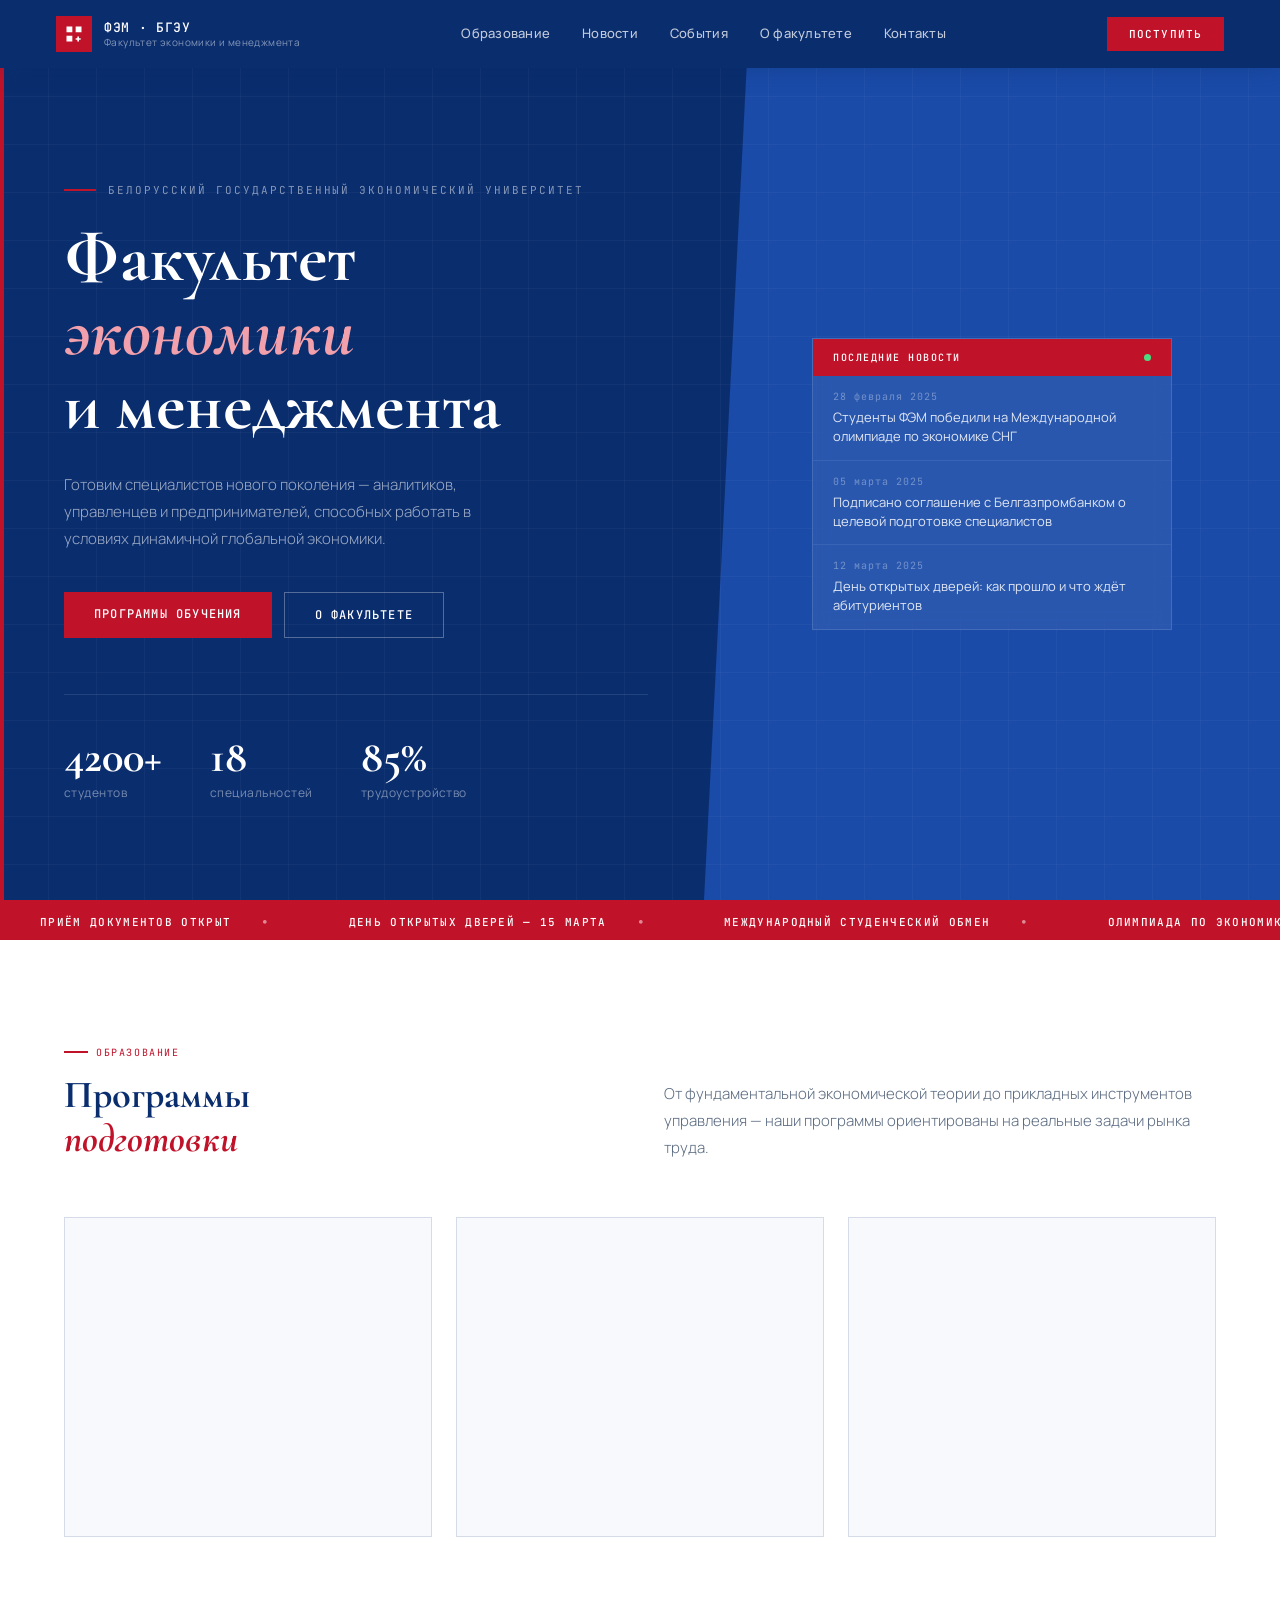
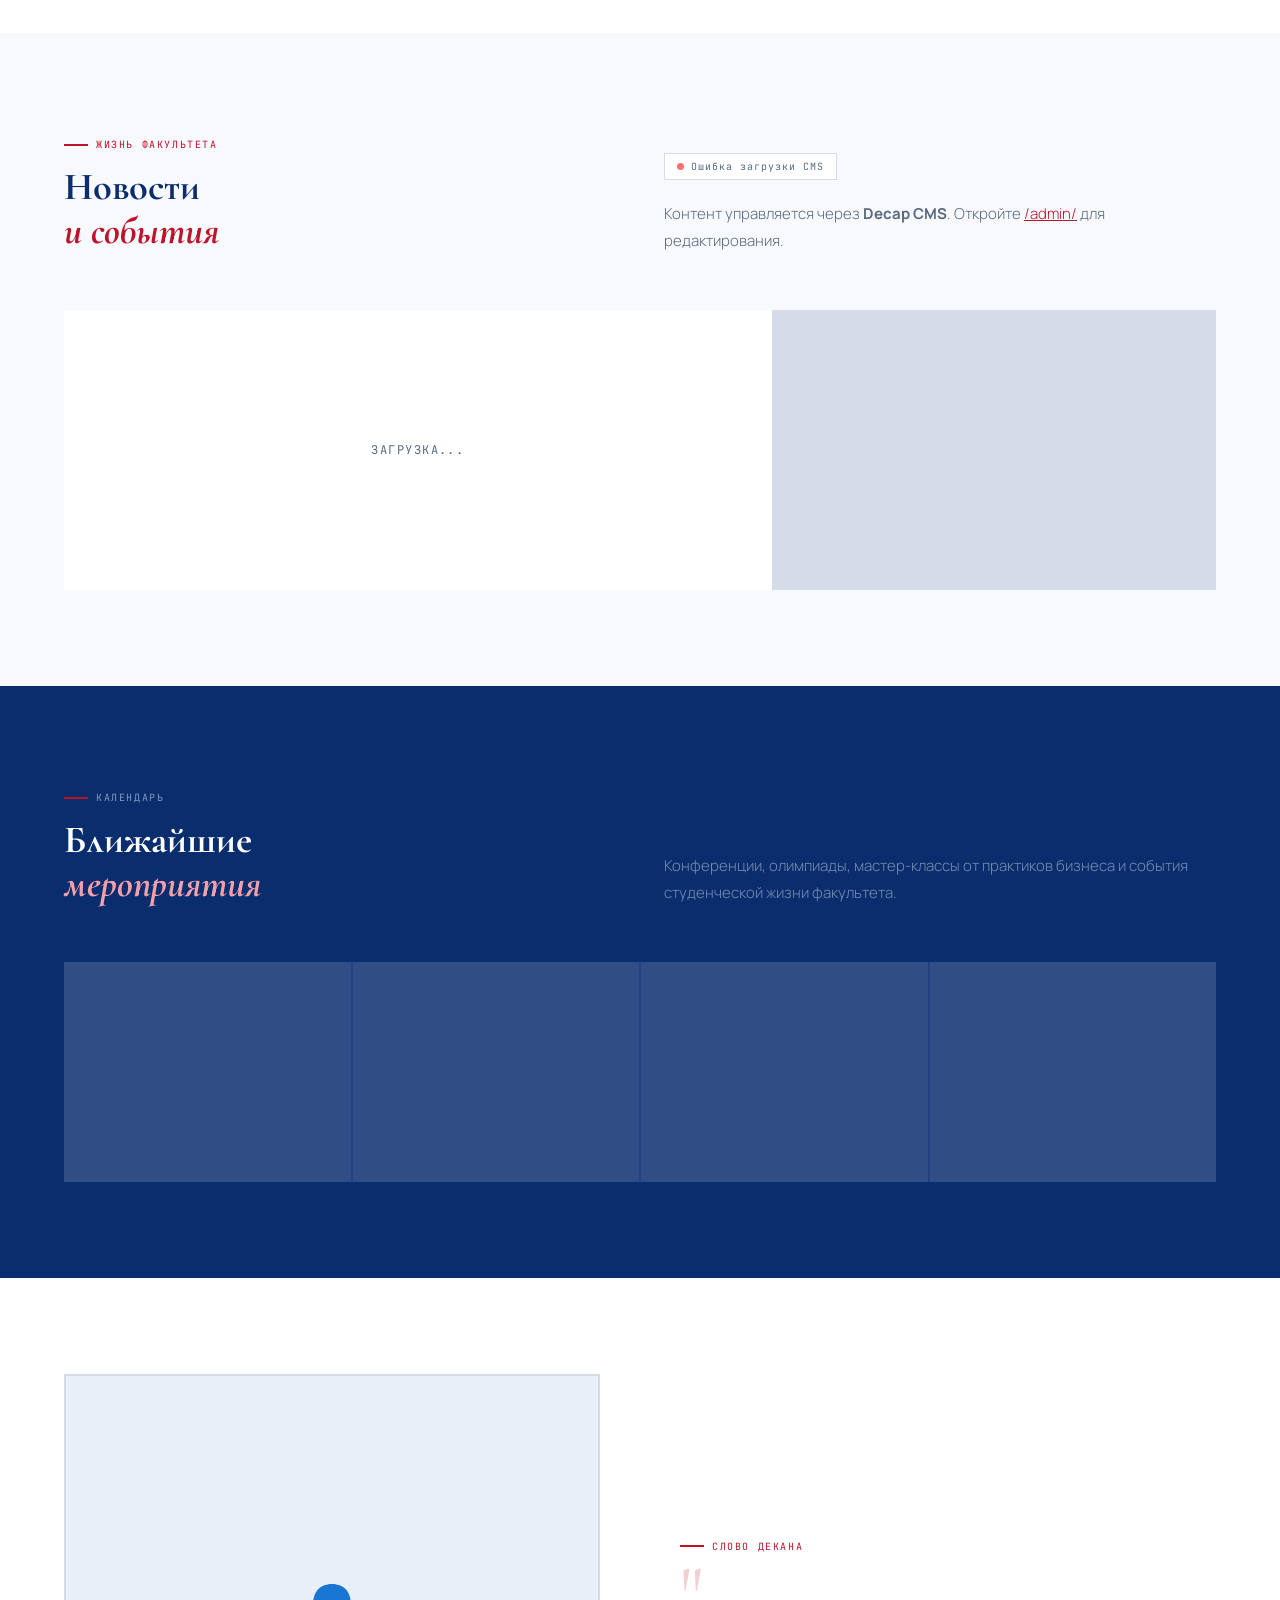
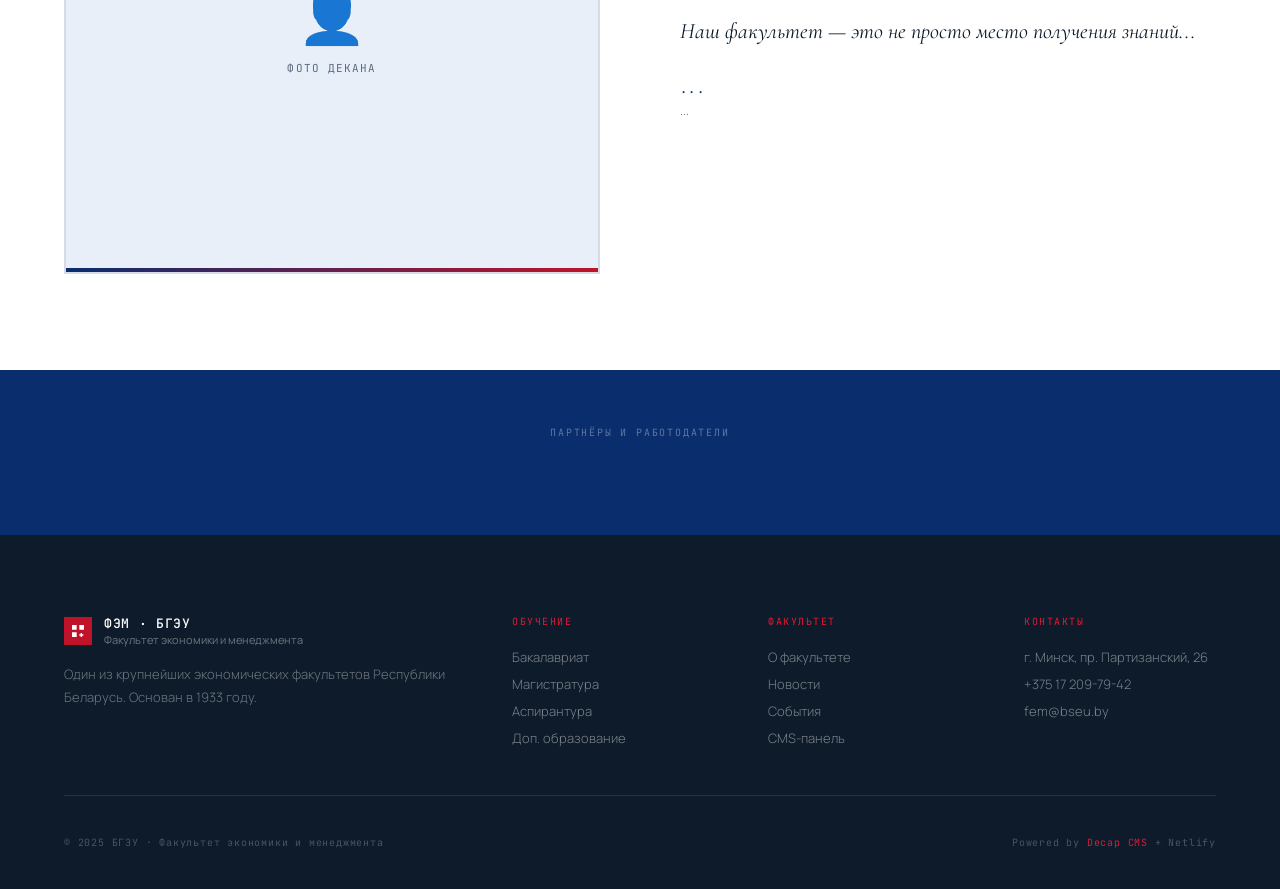
<file: index.html>
<!DOCTYPE html>
<html lang="ru">
<head>
<meta charset="UTF-8">
<meta name="viewport" content="width=device-width, initial-scale=1.0">
<title>ФЭМ БГЭУ — Факультет экономики и менеджмента</title>
<link rel="stylesheet" href="css/main.css">
<link href="https://fonts.googleapis.com/css2?family=Cormorant+Garamond:ital,wght@0,400;0,600;0,700;1,400;1,700&family=Manrope:wght@300;400;500;600;700&family=JetBrains+Mono:wght@400;500&display=swap" rel="stylesheet">
</head>
<body>

<!-- NAV -->
<nav id="mainNav">
  <a class="nav-brand" href="/">
    <div class="nav-logo-box">
      <svg viewBox="0 0 24 24"><path d="M3 3h7v7H3zm11 0h7v7h-7zM3 14h7v7H3zm11 3h2v-2h2v2h2v2h-2v2h-2v-2h-2z"/></svg>
    </div>
    <div class="nav-brand-text">
      <div class="nav-brand-title" id="navTitle">ФЭМ · БГЭУ</div>
      <div class="nav-brand-sub" id="navSub">Факультет экономики и менеджмента</div>
    </div>
  </a>
  <div class="nav-links">
    <a href="#programs">Образование</a>
    <a href="#news">Новости</a>
    <a href="#events">События</a>
    <a href="#dean">О факультете</a>
    <a href="#contacts">Контакты</a>
  </div>
  <a class="nav-apply" href="#programs">Поступить</a>
  <button class="nav-burger" id="navBurger" onclick="toggleMobile()">☰</button>
</nav>

<!-- HERO -->
<section class="hero" id="hero">
  <div class="hero-grid"></div>
  <div class="hero-red-stripe"></div>
  <div class="hero-left">
    <div class="hero-eyebrow">Белорусский государственный экономический университет</div>
    <h1 class="hero-h1">
      <span id="heroLine1">Факультет</span><br>
      <span class="accent" id="heroLine2">экономики</span><br>
      <span id="heroLine3">и менеджмента</span>
    </h1>
    <p class="hero-lead" id="heroDesc">Готовим специалистов нового поколения — аналитиков, управленцев и предпринимателей, способных работать в условиях динамичной глобальной экономики.</p>
    <div class="hero-btns">
      <a class="btn-red" id="heroBtn1" href="#programs">Программы обучения</a>
      <a class="btn-outline" id="heroBtn2" href="#dean">О факультете</a>
    </div>
    <div class="hero-stats" id="heroStats">
      <div><div class="hero-stat-num">4200<span>+</span></div><div class="hero-stat-label">студентов</div></div>
      <div><div class="hero-stat-num">18</div><div class="hero-stat-label">специальностей</div></div>
      <div><div class="hero-stat-num">85<span>%</span></div><div class="hero-stat-label">трудоустройство</div></div>
    </div>
  </div>
  <div class="hero-right">
    <div class="news-widget">
      <div class="news-widget-header">
        <span>Последние новости</span>
        <div class="cms-dot" title="CMS подключена"></div>
      </div>
      <div class="news-widget-body" id="heroNewsWidget">
        <div class="news-widget-item"><div class="nwi-skeleton"></div><div class="nwi-skeleton short"></div></div>
        <div class="news-widget-item"><div class="nwi-skeleton"></div><div class="nwi-skeleton short"></div></div>
        <div class="news-widget-item"><div class="nwi-skeleton"></div><div class="nwi-skeleton short"></div></div>
      </div>
    </div>
  </div>
</section>

<!-- TICKER -->
<div class="ticker"><div class="ticker-inner" id="tickerInner"></div></div>

<!-- PROGRAMS -->
<section class="section" id="programs">
  <div class="container">
    <div class="section-head">
      <div>
        <div class="tag">Образование</div>
        <h2 class="section-title">Программы<br><em>подготовки</em></h2>
      </div>
      <p class="section-desc">От фундаментальной экономической теории до прикладных инструментов управления — наши программы ориентированы на реальные задачи рынка труда.</p>
    </div>
    <div class="programs-grid" id="programsGrid">
      <div class="prog-skeleton"></div>
      <div class="prog-skeleton"></div>
      <div class="prog-skeleton"></div>
    </div>
  </div>
</section>

<!-- NEWS -->
<section class="section section-alt" id="news">
  <div class="container">
    <div class="section-head">
      <div>
        <div class="tag">Жизнь факультета</div>
        <h2 class="section-title">Новости<br><em>и события</em></h2>
      </div>
      <div>
        <div class="cms-status" id="cmsStatus">
          <div class="cms-dot"></div>
          <span>Загрузка из CMS...</span>
        </div>
        <p class="section-desc">Контент управляется через <strong>Decap CMS</strong>. Откройте <a href="/admin/" style="color:var(--red);">/admin/</a> для редактирования.</p>
      </div>
    </div>
    <div class="news-cms-grid" id="newsGrid">
      <div class="news-feat" style="min-height:280px;display:flex;align-items:center;justify-content:center;">
        <div class="loading-text">ЗАГРУЗКА...</div>
      </div>
      <div class="news-side"></div>
    </div>
  </div>
</section>

<!-- EVENTS -->
<section class="section section-blue" id="events">
  <div class="container">
    <div class="section-head">
      <div>
        <div class="tag red-on-blue">Календарь</div>
        <h2 class="section-title light">Ближайшие<br><em>мероприятия</em></h2>
      </div>
      <p class="section-desc muted-light">Конференции, олимпиады, мастер-классы от практиков бизнеса и события студенческой жизни факультета.</p>
    </div>
    <div class="events-row" id="eventsRow">
      <div class="ev-skeleton"></div>
      <div class="ev-skeleton"></div>
      <div class="ev-skeleton"></div>
      <div class="ev-skeleton"></div>
    </div>
  </div>
</section>

<!-- DEAN -->
<section class="section" id="dean">
  <div class="container">
    <div class="dean-wrap">
      <div class="dean-photo" id="deanPhotoWrap">
        <div class="dean-photo-placeholder">
          <span style="font-size:56px;">👤</span>
          <span class="dean-photo-label">Фото декана</span>
        </div>
      </div>
      <div>
        <div class="tag">Слово декана</div>
        <div class="dean-qs">"</div>
        <p class="dean-q" id="deanQuote">Наш факультет — это не просто место получения знаний...</p>
        <div class="dean-name" id="deanName">...</div>
        <div class="dean-pos" id="deanPos">...</div>
      </div>
    </div>
  </div>
</section>

<!-- PARTNERS -->
<div class="partners-bar">
  <div class="partners-label">Партнёры и работодатели</div>
  <div class="partners-logos" id="partnersRow"></div>
</div>

<!-- FOOTER -->
<footer id="contacts">
  <div class="footer-grid">
    <div>
      <div class="footer-brand-row">
        <div class="nav-logo-box small"><svg viewBox="0 0 24 24" fill="white"><path d="M3 3h7v7H3zm11 0h7v7h-7zM3 14h7v7H3zm11 3h2v-2h2v2h2v2h-2v2h-2v-2h-2z"/></svg></div>
        <div>
          <div class="footer-title" id="footerTitle">ФЭМ · БГЭУ</div>
          <div class="footer-sub" id="footerSub">Факультет экономики и менеджмента</div>
        </div>
      </div>
      <p class="footer-about">Один из крупнейших экономических факультетов Республики Беларусь. Основан в 1933 году.</p>
    </div>
    <div>
      <div class="footer-col-title">Обучение</div>
      <div class="footer-links">
        <a href="#programs">Бакалавриат</a>
        <a href="#programs">Магистратура</a>
        <a href="#programs">Аспирантура</a>
        <a href="#programs">Доп. образование</a>
      </div>
    </div>
    <div>
      <div class="footer-col-title">Факультет</div>
      <div class="footer-links">
        <a href="#dean">О факультете</a>
        <a href="#news">Новости</a>
        <a href="#events">События</a>
        <a href="/admin/">CMS-панель</a>
      </div>
    </div>
    <div>
      <div class="footer-col-title">Контакты</div>
      <div class="footer-links" id="footerContacts">
        <a href="#">г. Минск, пр. Партизанский, 26</a>
        <a href="#">+375 17 209-79-42</a>
        <a href="#">fem@bseu.by</a>
      </div>
    </div>
  </div>
  <div class="footer-bottom">
    <div class="footer-copy" id="footerCopy">© 2025 БГЭУ · Факультет экономики и менеджмента</div>
    <div class="footer-copy">Powered by <a href="https://decapcms.org" style="color:var(--red-mid);text-decoration:none;">Decap CMS</a> + Netlify</div>
  </div>
</footer>

<script src="js/cms-loader.js"></script>
</body>
</html>
</file>
<file: css/main.css>
/* ═══════════════════════════════════════════════
   ФЭМ БГЭУ — main.css
   Цвета: синий #0A2D6E, красный #C0132A, белый
   ═══════════════════════════════════════════════ */

:root {
  --blue:       #0A2D6E;
  --blue-mid:   #1A4BA8;
  --blue-light: #2E6BC4;
  --blue-pale:  #E8EFF8;
  --red:        #C0132A;
  --red-mid:    #E01A35;
  --red-pale:   #FFF0F2;
  --white:      #FFFFFF;
  --off-white:  #F7F9FC;
  --text:       #0D1B2A;
  --muted:      #5A6A80;
  --border:     #D5DCE8;
  --border-red: rgba(192,19,42,0.2);
}

*, *::before, *::after { box-sizing: border-box; margin: 0; padding: 0; }
html { scroll-behavior: smooth; }

body {
  font-family: 'Manrope', sans-serif;
  background: var(--white);
  color: var(--text);
  overflow-x: hidden;
}

/* ── NAV ── */
nav {
  position: fixed;
  top: 0; left: 0; right: 0;
  z-index: 200;
  background: var(--blue);
  height: 68px;
  display: flex;
  align-items: center;
  justify-content: space-between;
  padding: 0 3.5rem;
  box-shadow: 0 2px 20px rgba(10,45,110,0.3);
}

.nav-brand {
  display: flex;
  align-items: center;
  gap: 12px;
  text-decoration: none;
}

.nav-logo-box {
  width: 36px; height: 36px;
  background: var(--red);
  display: flex;
  align-items: center;
  justify-content: center;
  flex-shrink: 0;
}
.nav-logo-box svg { width: 20px; height: 20px; fill: white; }
.nav-logo-box.small { width: 28px; height: 28px; }
.nav-logo-box.small svg { width: 16px; height: 16px; }

.nav-brand-text { line-height: 1.25; }
.nav-brand-title {
  font-family: 'JetBrains Mono', monospace;
  font-size: 13px;
  font-weight: 500;
  color: white;
  letter-spacing: 0.05em;
}
.nav-brand-sub {
  font-size: 10px;
  color: rgba(255,255,255,0.5);
  letter-spacing: 0.04em;
}

.nav-links {
  display: flex;
  align-items: center;
}
.nav-links a {
  font-size: 13px;
  font-weight: 500;
  color: rgba(255,255,255,0.75);
  text-decoration: none;
  padding: 0 16px;
  height: 68px;
  display: flex;
  align-items: center;
  border-bottom: 3px solid transparent;
  transition: all 0.2s;
  letter-spacing: 0.02em;
}
.nav-links a:hover {
  color: white;
  border-bottom-color: var(--red);
  background: rgba(255,255,255,0.05);
}

.nav-apply {
  font-family: 'JetBrains Mono', monospace;
  font-size: 11px;
  font-weight: 500;
  letter-spacing: 0.1em;
  text-transform: uppercase;
  color: white;
  background: var(--red);
  border: none;
  padding: 10px 22px;
  text-decoration: none;
  cursor: pointer;
  transition: background 0.2s;
  white-space: nowrap;
}
.nav-apply:hover { background: var(--red-mid); }

.nav-burger {
  display: none;
  background: none;
  border: 1px solid rgba(255,255,255,0.3);
  color: white;
  padding: 6px 10px;
  cursor: pointer;
  font-size: 16px;
}

/* ── HERO ── */
.hero {
  min-height: 100vh;
  background: var(--blue);
  position: relative;
  overflow: hidden;
  display: grid;
  grid-template-columns: 55% 45%;
  padding-top: 68px;
}

.hero::after {
  content: '';
  position: absolute;
  top: 0; right: 0;
  width: 45%;
  height: 100%;
  background: var(--blue-mid);
  clip-path: polygon(8% 0, 100% 0, 100% 100%, 0 100%);
  z-index: 0;
}

.hero-grid {
  position: absolute;
  inset: 0;
  background-image:
    linear-gradient(rgba(255,255,255,0.03) 1px, transparent 1px),
    linear-gradient(90deg, rgba(255,255,255,0.03) 1px, transparent 1px);
  background-size: 48px 48px;
  z-index: 1;
}

.hero-red-stripe {
  position: absolute;
  left: 0; top: 68px;
  width: 4px;
  height: 100%;
  background: var(--red);
  z-index: 3;
}

.hero-left {
  position: relative;
  z-index: 5;
  padding: 6rem 3.5rem 5rem 4rem;
  display: flex;
  flex-direction: column;
  justify-content: center;
}

.hero-eyebrow {
  font-family: 'JetBrains Mono', monospace;
  font-size: 11px;
  color: rgba(255,255,255,0.5);
  letter-spacing: 0.18em;
  text-transform: uppercase;
  margin-bottom: 1.5rem;
  display: flex;
  align-items: center;
  gap: 12px;
}
.hero-eyebrow::before {
  content: '';
  width: 32px; height: 2px;
  background: var(--red);
  flex-shrink: 0;
}

.hero-h1 {
  font-family: 'Cormorant Garamond', serif;
  font-size: clamp(3rem, 5.5vw, 5rem);
  font-weight: 700;
  line-height: 1.05;
  color: white;
  margin-bottom: 1.75rem;
}
.hero-h1 .accent { color: #F2A0AB; font-style: italic; }

.hero-lead {
  font-size: 15px;
  line-height: 1.8;
  color: rgba(255,255,255,0.6);
  max-width: 420px;
  font-weight: 300;
  margin-bottom: 2.5rem;
}

.hero-btns { display: flex; gap: 12px; flex-wrap: wrap; }

.btn-red {
  font-family: 'JetBrains Mono', monospace;
  font-size: 12px;
  font-weight: 500;
  letter-spacing: 0.1em;
  text-transform: uppercase;
  color: white;
  background: var(--red);
  border: none;
  padding: 14px 30px;
  text-decoration: none;
  cursor: pointer;
  transition: all 0.2s;
  display: inline-block;
}
.btn-red:hover { background: var(--red-mid); transform: translateY(-1px); }

.btn-outline {
  font-family: 'JetBrains Mono', monospace;
  font-size: 12px;
  font-weight: 500;
  letter-spacing: 0.1em;
  text-transform: uppercase;
  color: white;
  background: transparent;
  border: 1.5px solid rgba(255,255,255,0.3);
  padding: 14px 30px;
  text-decoration: none;
  cursor: pointer;
  transition: all 0.2s;
  display: inline-block;
}
.btn-outline:hover { border-color: white; }

.hero-stats {
  margin-top: 3.5rem;
  padding-top: 2.5rem;
  border-top: 1px solid rgba(255,255,255,0.1);
  display: flex;
  gap: 3rem;
  flex-wrap: wrap;
}

.hero-stat-num {
  font-family: 'Cormorant Garamond', serif;
  font-size: 2.8rem;
  font-weight: 700;
  color: white;
  line-height: 1;
}
.hero-stat-num span { color: var(--red); font-style: italic; }
.hero-stat-label {
  font-size: 12px;
  color: rgba(255,255,255,0.45);
  letter-spacing: 0.04em;
  margin-top: 4px;
}

.hero-right {
  position: relative;
  z-index: 5;
  display: flex;
  flex-direction: column;
  justify-content: center;
  align-items: center;
  padding: 5rem 3rem;
}

/* ── NEWS WIDGET ── */
.news-widget {
  background: rgba(255,255,255,0.07);
  border: 1px solid rgba(255,255,255,0.12);
  backdrop-filter: blur(8px);
  width: 100%;
  max-width: 360px;
}

.news-widget-header {
  background: var(--red);
  padding: 12px 20px;
  font-family: 'JetBrains Mono', monospace;
  font-size: 10px;
  font-weight: 500;
  letter-spacing: 0.15em;
  text-transform: uppercase;
  color: white;
  display: flex;
  justify-content: space-between;
  align-items: center;
}

.cms-dot {
  width: 7px; height: 7px;
  border-radius: 50%;
  background: #4ADE80;
  animation: pulse-dot 2s infinite;
  flex-shrink: 0;
}
@keyframes pulse-dot {
  0%, 100% { opacity: 1; }
  50% { opacity: 0.3; }
}

.news-widget-item {
  padding: 14px 20px;
  border-bottom: 1px solid rgba(255,255,255,0.07);
  cursor: pointer;
  transition: background 0.2s;
}
.news-widget-item:hover { background: rgba(255,255,255,0.05); }
.news-widget-item:last-child { border-bottom: none; }

.nwi-date {
  font-family: 'JetBrains Mono', monospace;
  font-size: 10px;
  color: rgba(255,255,255,0.35);
  letter-spacing: 0.1em;
  margin-bottom: 5px;
}
.nwi-title {
  font-size: 13px;
  color: rgba(255,255,255,0.85);
  line-height: 1.45;
}

.nwi-skeleton {
  height: 11px;
  background: rgba(255,255,255,0.1);
  border-radius: 2px;
  margin-bottom: 6px;
  animation: shimmer 1.5s infinite;
}
.nwi-skeleton.short { width: 55%; }
@keyframes shimmer {
  0%, 100% { opacity: 0.5; }
  50% { opacity: 1; }
}

/* ── TICKER ── */
.ticker {
  background: var(--red);
  padding: 9px 0;
  overflow: hidden;
  white-space: nowrap;
}
.ticker-inner {
  display: inline-flex;
  animation: tick 35s linear infinite;
}
.ticker-item {
  font-family: 'JetBrains Mono', monospace;
  font-size: 11px;
  font-weight: 500;
  letter-spacing: 0.12em;
  text-transform: uppercase;
  color: white;
  padding: 0 2.5rem;
  display: inline-flex;
  align-items: center;
  gap: 2rem;
}
.ticker-item::after { content: '●'; opacity: 0.5; font-size: 6px; }
@keyframes tick { 0% { transform: translateX(0); } 100% { transform: translateX(-50%); } }

/* ── LAYOUT ── */
.container { max-width: 1280px; margin: 0 auto; padding: 0 4rem; }
.section { padding: 6rem 0; }
.section-alt { background: var(--off-white); }
.section-blue { background: var(--blue); }

.section-head {
  display: grid;
  grid-template-columns: 1fr 1fr;
  gap: 3rem;
  align-items: end;
  margin-bottom: 3.5rem;
}

.tag {
  font-family: 'JetBrains Mono', monospace;
  font-size: 10px;
  letter-spacing: 0.16em;
  text-transform: uppercase;
  color: var(--red);
  display: inline-flex;
  align-items: center;
  gap: 8px;
  margin-bottom: 14px;
}
.tag::before { content: ''; display: block; width: 24px; height: 2px; background: var(--red); }
.tag.red-on-blue { color: rgba(255,255,255,0.5); }
.tag.red-on-blue::before { background: var(--red); }

.section-title {
  font-family: 'Cormorant Garamond', serif;
  font-size: clamp(2rem, 3vw, 2.75rem);
  font-weight: 700;
  line-height: 1.15;
  color: var(--blue);
}
.section-title em { color: var(--red); font-style: italic; }
.section-title.light { color: white; }
.section-title.light em { color: #F2A0AB; }

.section-desc {
  font-size: 15px;
  line-height: 1.8;
  color: var(--muted);
  font-weight: 300;
}
.section-desc.muted-light { color: rgba(255,255,255,0.45); }

.cms-status {
  display: inline-flex;
  align-items: center;
  gap: 7px;
  font-family: 'JetBrains Mono', monospace;
  font-size: 10px;
  letter-spacing: 0.1em;
  color: var(--muted);
  margin-bottom: 1.25rem;
  padding: 6px 12px;
  border: 1px solid var(--border);
  background: white;
}

/* ── PROGRAMS ── */
.programs-grid {
  display: grid;
  grid-template-columns: repeat(3, 1fr);
  gap: 1.5rem;
}

.prog-card {
  border: 1.5px solid var(--border);
  padding: 32px 28px;
  display: flex;
  flex-direction: column;
  gap: 16px;
  transition: all 0.25s;
  cursor: pointer;
  position: relative;
  overflow: hidden;
  background: white;
}
.prog-card::before {
  content: '';
  position: absolute;
  top: 0; left: 0;
  width: 4px;
  height: 100%;
  background: var(--blue);
  transition: background 0.25s;
}
.prog-card:hover {
  border-color: var(--blue-light);
  box-shadow: 0 8px 32px rgba(10,45,110,0.1);
  transform: translateY(-3px);
}
.prog-card:hover::before { background: var(--red); }
.prog-card.featured { border-color: var(--border-red); background: var(--red-pale); }
.prog-card.featured::before { background: var(--red); }

.prog-level {
  font-family: 'JetBrains Mono', monospace;
  font-size: 10px;
  color: var(--blue-light);
  letter-spacing: 0.14em;
  text-transform: uppercase;
}
.prog-card.featured .prog-level { color: var(--red); }

.prog-icon {
  width: 42px; height: 42px;
  background: var(--blue-pale);
  display: flex;
  align-items: center;
  justify-content: center;
  font-size: 18px;
}
.prog-card.featured .prog-icon { background: rgba(192,19,42,0.1); }

.prog-name {
  font-family: 'Cormorant Garamond', serif;
  font-size: 21px;
  font-weight: 700;
  line-height: 1.3;
  color: var(--blue);
}
.prog-card.featured .prog-name { font-size: 24px; }

.prog-desc {
  font-size: 13.5px;
  line-height: 1.7;
  color: var(--muted);
  font-weight: 300;
  flex: 1;
}

.prog-tags { display: flex; gap: 8px; flex-wrap: wrap; }
.prog-tag {
  font-family: 'JetBrains Mono', monospace;
  font-size: 10px;
  letter-spacing: 0.07em;
  color: var(--blue);
  border: 1px solid var(--border);
  padding: 4px 10px;
  background: var(--blue-pale);
}
.prog-card.featured .prog-tag { border-color: var(--border-red); color: var(--red); background: white; }

.prog-more {
  font-family: 'JetBrains Mono', monospace;
  font-size: 11px;
  color: var(--blue);
  letter-spacing: 0.08em;
  margin-top: 4px;
  transition: color 0.2s;
}
.prog-card:hover .prog-more, .prog-card.featured .prog-more { color: var(--red); }

.prog-skeleton {
  height: 320px;
  background: var(--off-white);
  border: 1.5px solid var(--border);
  animation: shimmer 1.5s infinite;
}

/* ── NEWS ── */
.news-cms-grid {
  display: grid;
  grid-template-columns: 1.6fr 1fr;
  gap: 2px;
  background: var(--border);
}

.news-feat {
  background: white;
  padding: 44px;
  cursor: pointer;
  transition: background 0.2s;
}
.news-feat:hover { background: var(--blue-pale); }

.news-cat {
  display: inline-block;
  font-family: 'JetBrains Mono', monospace;
  font-size: 10px;
  letter-spacing: 0.12em;
  text-transform: uppercase;
  padding: 5px 12px;
  margin-bottom: 16px;
}
.news-cat.blue { background: var(--blue); color: white; }
.news-cat.red  { background: var(--red); color: white; }
.news-cat.outline { border: 1px solid var(--border-red); color: var(--red); background: transparent; padding: 0; font-size: 10px; }

.news-feat-title {
  font-family: 'Cormorant Garamond', serif;
  font-size: 26px;
  font-weight: 700;
  line-height: 1.3;
  color: var(--blue);
  margin-bottom: 14px;
}

.news-feat-date {
  font-family: 'JetBrains Mono', monospace;
  font-size: 11px;
  color: var(--muted);
  letter-spacing: 0.1em;
  margin-bottom: 12px;
}

.news-feat-text {
  font-size: 14px;
  line-height: 1.75;
  color: var(--muted);
  font-weight: 300;
}

.news-side {
  display: flex;
  flex-direction: column;
  gap: 2px;
  background: var(--border);
}

.news-side-item {
  background: white;
  padding: 24px 28px;
  cursor: pointer;
  flex: 1;
  border-left: 3px solid transparent;
  transition: all 0.2s;
}
.news-side-item:hover { background: var(--blue-pale); border-left-color: var(--red); }

.nsi-title {
  font-family: 'Cormorant Garamond', serif;
  font-size: 17px;
  font-weight: 700;
  color: var(--blue);
  line-height: 1.35;
  margin-top: 8px;
}

/* ── EVENTS ── */
.events-row {
  display: grid;
  grid-template-columns: repeat(4, 1fr);
  gap: 2px;
  background: rgba(255,255,255,0.1);
}

.event-card {
  background: rgba(255,255,255,0.05);
  border: 1px solid rgba(255,255,255,0.08);
  padding: 30px 24px;
  cursor: pointer;
  transition: background 0.2s;
  display: flex;
  flex-direction: column;
  gap: 14px;
}
.event-card:hover { background: rgba(255,255,255,0.1); }

.ev-day {
  font-family: 'Cormorant Garamond', serif;
  font-size: 48px;
  font-weight: 700;
  color: white;
  line-height: 1;
}
.ev-month {
  font-family: 'JetBrains Mono', monospace;
  font-size: 10px;
  color: rgba(255,255,255,0.4);
  letter-spacing: 0.14em;
  text-transform: uppercase;
}
.ev-title {
  font-family: 'Cormorant Garamond', serif;
  font-size: 18px;
  font-weight: 700;
  color: white;
  line-height: 1.35;
  flex: 1;
}
.ev-type {
  font-family: 'JetBrains Mono', monospace;
  font-size: 10px;
  color: #F2A0AB;
  letter-spacing: 0.12em;
  text-transform: uppercase;
  border-top: 1px solid rgba(255,255,255,0.1);
  padding-top: 14px;
}

.ev-skeleton {
  height: 220px;
  background: rgba(255,255,255,0.06);
  animation: shimmer 1.5s infinite;
}

/* ── DEAN ── */
.dean-wrap {
  display: grid;
  grid-template-columns: 1fr 1fr;
  gap: 5rem;
  align-items: center;
}

.dean-photo {
  height: 500px;
  background: var(--blue-pale);
  border: 2px solid var(--border);
  display: flex;
  align-items: center;
  justify-content: center;
  position: relative;
  overflow: hidden;
}
.dean-photo::after {
  content: '';
  position: absolute;
  bottom: 0; left: 0; right: 0;
  height: 4px;
  background: linear-gradient(90deg, var(--blue), var(--red));
}

.dean-photo img {
  width: 100%;
  height: 100%;
  object-fit: cover;
}

.dean-photo-placeholder {
  display: flex;
  flex-direction: column;
  align-items: center;
  gap: 10px;
}
.dean-photo-label {
  font-family: 'JetBrains Mono', monospace;
  font-size: 11px;
  letter-spacing: 0.1em;
  text-transform: uppercase;
  color: var(--muted);
}

.dean-qs {
  font-family: 'Cormorant Garamond', serif;
  font-size: 80px;
  color: var(--red);
  opacity: 0.2;
  line-height: 0.7;
  margin-bottom: -10px;
}

.dean-q {
  font-family: 'Cormorant Garamond', serif;
  font-size: 22px;
  font-style: italic;
  line-height: 1.65;
  color: var(--text);
  margin-bottom: 2rem;
}

.dean-name {
  font-family: 'JetBrains Mono', monospace;
  font-size: 12px;
  letter-spacing: 0.12em;
  text-transform: uppercase;
  color: var(--blue);
  margin-bottom: 4px;
}
.dean-pos {
  font-size: 13px;
  color: var(--muted);
  font-weight: 300;
}

/* ── PARTNERS ── */
.partners-bar {
  background: var(--blue);
  padding: 3.5rem 4rem;
}
.partners-label {
  font-family: 'JetBrains Mono', monospace;
  font-size: 10px;
  letter-spacing: 0.18em;
  text-transform: uppercase;
  color: rgba(255,255,255,0.35);
  text-align: center;
  margin-bottom: 2.5rem;
}
.partners-logos {
  display: flex;
  justify-content: center;
  align-items: center;
  gap: 3rem;
  flex-wrap: wrap;
}
.p-logo {
  font-family: 'JetBrains Mono', monospace;
  font-size: 12px;
  font-weight: 500;
  letter-spacing: 0.07em;
  text-transform: uppercase;
  color: rgba(255,255,255,0.4);
  padding: 9px 18px;
  border: 1px solid rgba(255,255,255,0.1);
  cursor: pointer;
  transition: all 0.2s;
}
.p-logo:hover { color: white; border-color: rgba(255,255,255,0.35); }

/* ── FOOTER ── */
footer {
  background: var(--text);
  color: white;
  padding: 5rem 4rem 2.5rem;
}

.footer-grid {
  display: grid;
  grid-template-columns: 2fr 1fr 1fr 1fr;
  gap: 4rem;
  padding-bottom: 3rem;
  margin-bottom: 2.5rem;
  border-bottom: 1px solid rgba(255,255,255,0.1);
}

.footer-brand-row {
  display: flex;
  align-items: center;
  gap: 12px;
  margin-bottom: 16px;
}
.footer-title {
  font-family: 'JetBrains Mono', monospace;
  font-size: 13px;
  color: white;
  font-weight: 500;
  letter-spacing: 0.05em;
}
.footer-sub {
  font-size: 11px;
  color: rgba(255,255,255,0.4);
}

.footer-about {
  font-size: 13px;
  line-height: 1.75;
  color: rgba(255,255,255,0.4);
  font-weight: 300;
}

.footer-col-title {
  font-family: 'JetBrains Mono', monospace;
  font-size: 10px;
  letter-spacing: 0.15em;
  text-transform: uppercase;
  color: var(--red-mid);
  margin-bottom: 1.25rem;
}

.footer-links { display: flex; flex-direction: column; gap: 9px; }
.footer-links a {
  font-size: 13px;
  color: rgba(255,255,255,0.45);
  text-decoration: none;
  font-weight: 300;
  transition: color 0.2s;
}
.footer-links a:hover { color: white; }

.footer-bottom {
  display: flex;
  justify-content: space-between;
  align-items: center;
}
.footer-copy {
  font-family: 'JetBrains Mono', monospace;
  font-size: 10px;
  color: rgba(255,255,255,0.25);
  letter-spacing: 0.08em;
}

/* ── LOADING ── */
.loading-text {
  font-family: 'JetBrains Mono', monospace;
  font-size: 12px;
  color: var(--muted);
  letter-spacing: 0.12em;
  animation: shimmer 1.5s infinite;
}

/* ── ANIMATIONS ── */
@keyframes fadeUp {
  from { opacity: 0; transform: translateY(24px); }
  to   { opacity: 1; transform: translateY(0); }
}
.hero-left > * { animation: fadeUp 0.7s ease both; }
.hero-left > *:nth-child(1) { animation-delay: 0.05s; }
.hero-left > *:nth-child(2) { animation-delay: 0.15s; }
.hero-left > *:nth-child(3) { animation-delay: 0.28s; }
.hero-left > *:nth-child(4) { animation-delay: 0.42s; }
.hero-left > *:nth-child(5) { animation-delay: 0.55s; }
.hero-right { animation: fadeUp 0.9s ease 0.3s both; }

/* ── RESPONSIVE ── */
@media (max-width: 1024px) {
  nav { padding: 0 2rem; }
  .nav-links { display: none; }
  .nav-burger { display: block; }
  .hero { grid-template-columns: 1fr; }
  .hero::after { display: none; }
  .hero-right { display: none; }
  .container { padding: 0 2rem; }
  .section-head { grid-template-columns: 1fr; }
  .programs-grid { grid-template-columns: 1fr; }
  .news-cms-grid { grid-template-columns: 1fr; }
  .events-row { grid-template-columns: repeat(2, 1fr); }
  .dean-wrap { grid-template-columns: 1fr; }
  .dean-photo { height: 300px; }
  .footer-grid { grid-template-columns: 1fr 1fr; }
  .hero-left { padding: 4rem 2rem 3rem; }
}

@media (max-width: 640px) {
  .events-row { grid-template-columns: 1fr; }
  .footer-grid { grid-template-columns: 1fr; }
  .hero-stats { gap: 2rem; }
}
</file>
